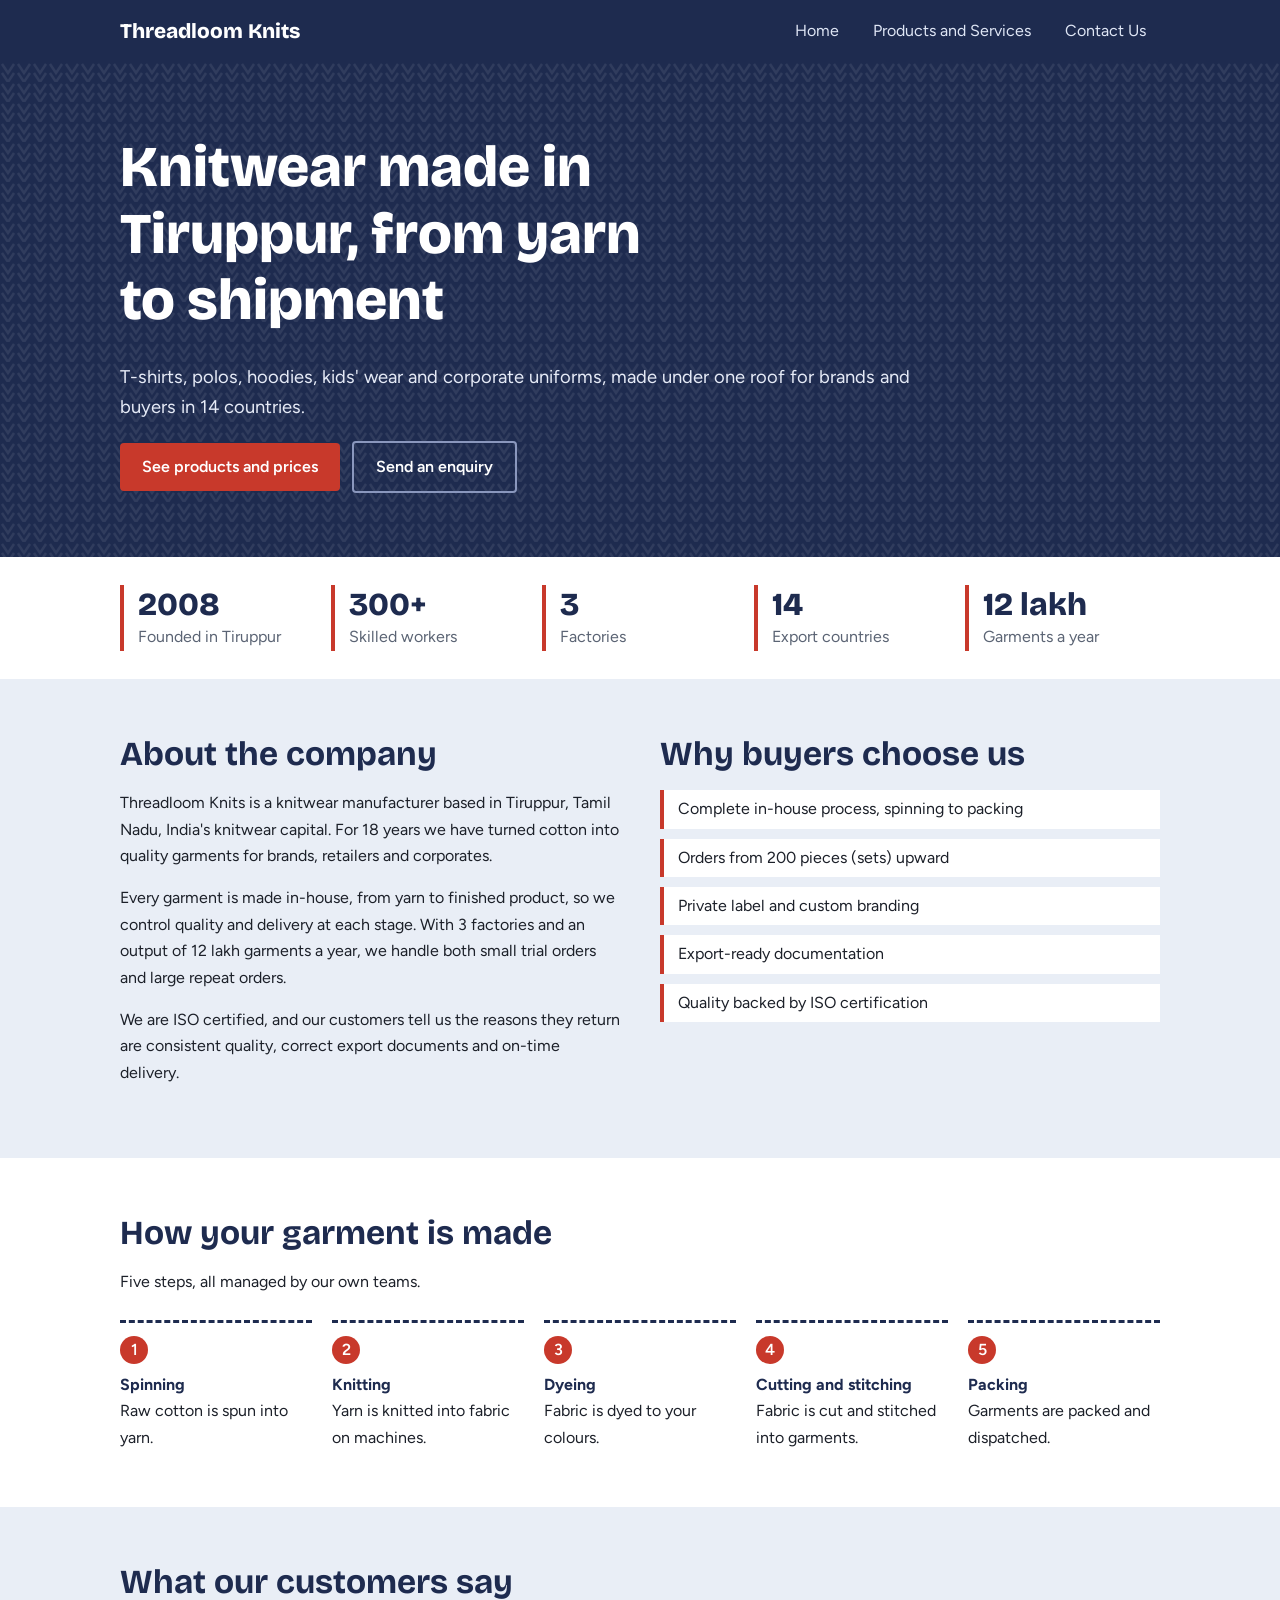
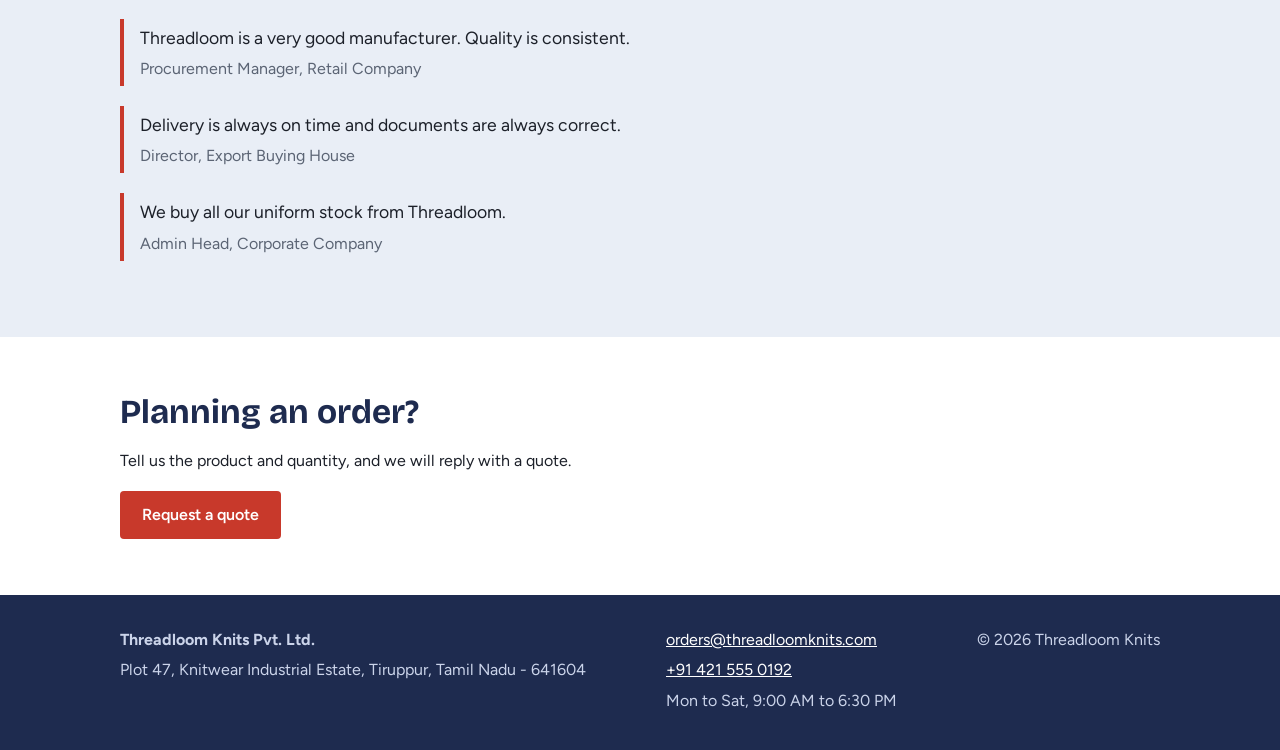
<file: index.html>
<!DOCTYPE html>
<html lang="en">

<head>
  <meta charset="UTF-8">
  <meta name="viewport" content="width=device-width, initial-scale=1">
  <meta name="description"
    content="Threadloom Knits makes T-shirts, polos, hoodies, kids' wear and uniforms in Tiruppur, Tamil Nadu, for buyers in 14 countries.">
  <title>Threadloom Knits - Knitwear manufacturer, Tiruppur</title>
  <link rel="stylesheet" href="style.css">
</head>

<body>

  <header class="site">
    <nav class="nav">
      <a class="brand" href="index.html">Threadloom Knits</a>
      <button class="menu-btn">Menu</button>
      <ul id="menu">
        <li><a href="index.html">Home</a></li>
        <li><a href="products.html">Products and Services</a></li>
        <li><a href="contact.html">Contact Us</a></li>
      </ul>
    </nav>
  </header>

  <main>
    <section class="hero">
      <div class="wrap">
        <h1>Knitwear made in Tiruppur, from yarn to shipment</h1>
        <p>T-shirts, polos, hoodies, kids' wear and corporate uniforms, made under one roof for brands and buyers in 14
          countries.</p>
        <a class="btn" href="products.html">See products and prices</a>
        <a class="btn ghost" href="contact.html">Send an enquiry</a>
      </div>
    </section>

    <div class="wrap">
      <dl class="stats">
        <div>
          <dt>2008</dt>
          <dd>Founded in Tiruppur</dd>
        </div>
        <div>
          <dt>300+</dt>
          <dd>Skilled workers</dd>
        </div>
        <div>
          <dt>3</dt>
          <dd>Factories</dd>
        </div>
        <div>
          <dt>14</dt>
          <dd>Export countries</dd>
        </div>
        <div>
          <dt>12 lakh</dt>
          <dd>Garments a year</dd>
        </div>
      </dl>
    </div>

    <section class="band alt">
      <div class="wrap two">
        <div>
          <h2>About the company</h2>
          <p>Threadloom Knits is a knitwear manufacturer based in Tiruppur, Tamil Nadu, India's knitwear capital. For 18
            years we have turned cotton into quality garments for brands, retailers and corporates.</p>
          <p>Every garment is made in-house, from yarn to finished product, so we control quality and delivery at each
            stage. With 3 factories and an output of 12 lakh garments a year, we handle both small trial orders and
            large repeat orders.</p>
          <p>We are ISO certified, and our customers tell us the reasons they return are consistent quality, correct
            export documents and on-time delivery.</p>
        </div>
        <div>
          <h2>Why buyers choose us</h2>
          <ul class="why">
            <li>Complete in-house process, spinning to packing</li>
            <li>Orders from 200 pieces (sets) upward</li>
            <li>Private label and custom branding</li>
            <li>Export-ready documentation</li>
            <li>Quality backed by ISO certification</li>
          </ul>
        </div>
      </div>
    </section>

    <section class="band">
      <div class="wrap">
        <h2>How your garment is made</h2>
        <p>Five steps, all managed by our own teams.</p>
        <ol class="thread">
          <li><strong>Spinning</strong>Raw cotton is spun into yarn.</li>
          <li><strong>Knitting</strong>Yarn is knitted into fabric on machines.</li>
          <li><strong>Dyeing</strong>Fabric is dyed to your colours.</li>
          <li><strong>Cutting and stitching</strong>Fabric is cut and stitched into garments.</li>
          <li><strong>Packing</strong>Garments are packed and dispatched.</li>
        </ol>
      </div>
    </section>

    <section class="band alt">
      <div class="wrap">
        <h2>What our customers say</h2>
        <blockquote>
          <p>Threadloom is a very good manufacturer. Quality is consistent.</p><cite>Procurement Manager, Retail
            Company</cite>
        </blockquote>
        <blockquote>
          <p>Delivery is always on time and documents are always correct.</p><cite>Director, Export Buying House</cite>
        </blockquote>
        <blockquote>
          <p>We buy all our uniform stock from Threadloom.</p><cite>Admin Head, Corporate Company</cite>
        </blockquote>
      </div>
    </section>

    <section class="band">
      <div class="wrap">
        <h2>Planning an order?</h2>
        <p>Tell us the product and quantity, and we will reply with a quote.</p>
        <a class="btn" href="contact.html">Request a quote</a>
      </div>
    </section>
  </main>

  <footer class="foot">
    <div class="wrap cols">
      <div>
        <p><strong>Threadloom Knits Pvt. Ltd.</strong></p>
        <p>Plot 47, Knitwear Industrial Estate, Tiruppur, Tamil Nadu - 641604</p>
      </div>
      <div>
        <p><a href="mailto:orders@threadloomknits.com">orders@threadloomknits.com</a></p>
        <p><a href="tel:+914215550192">+91 421 555 0192</a></p>
        <p>Mon to Sat, 9:00 AM to 6:30 PM</p>
      </div>
      <p>&copy; 2026 Threadloom Knits</p>
    </div>
  </footer>

  <script src="script.js"></script>
</body>

</html>
</file>
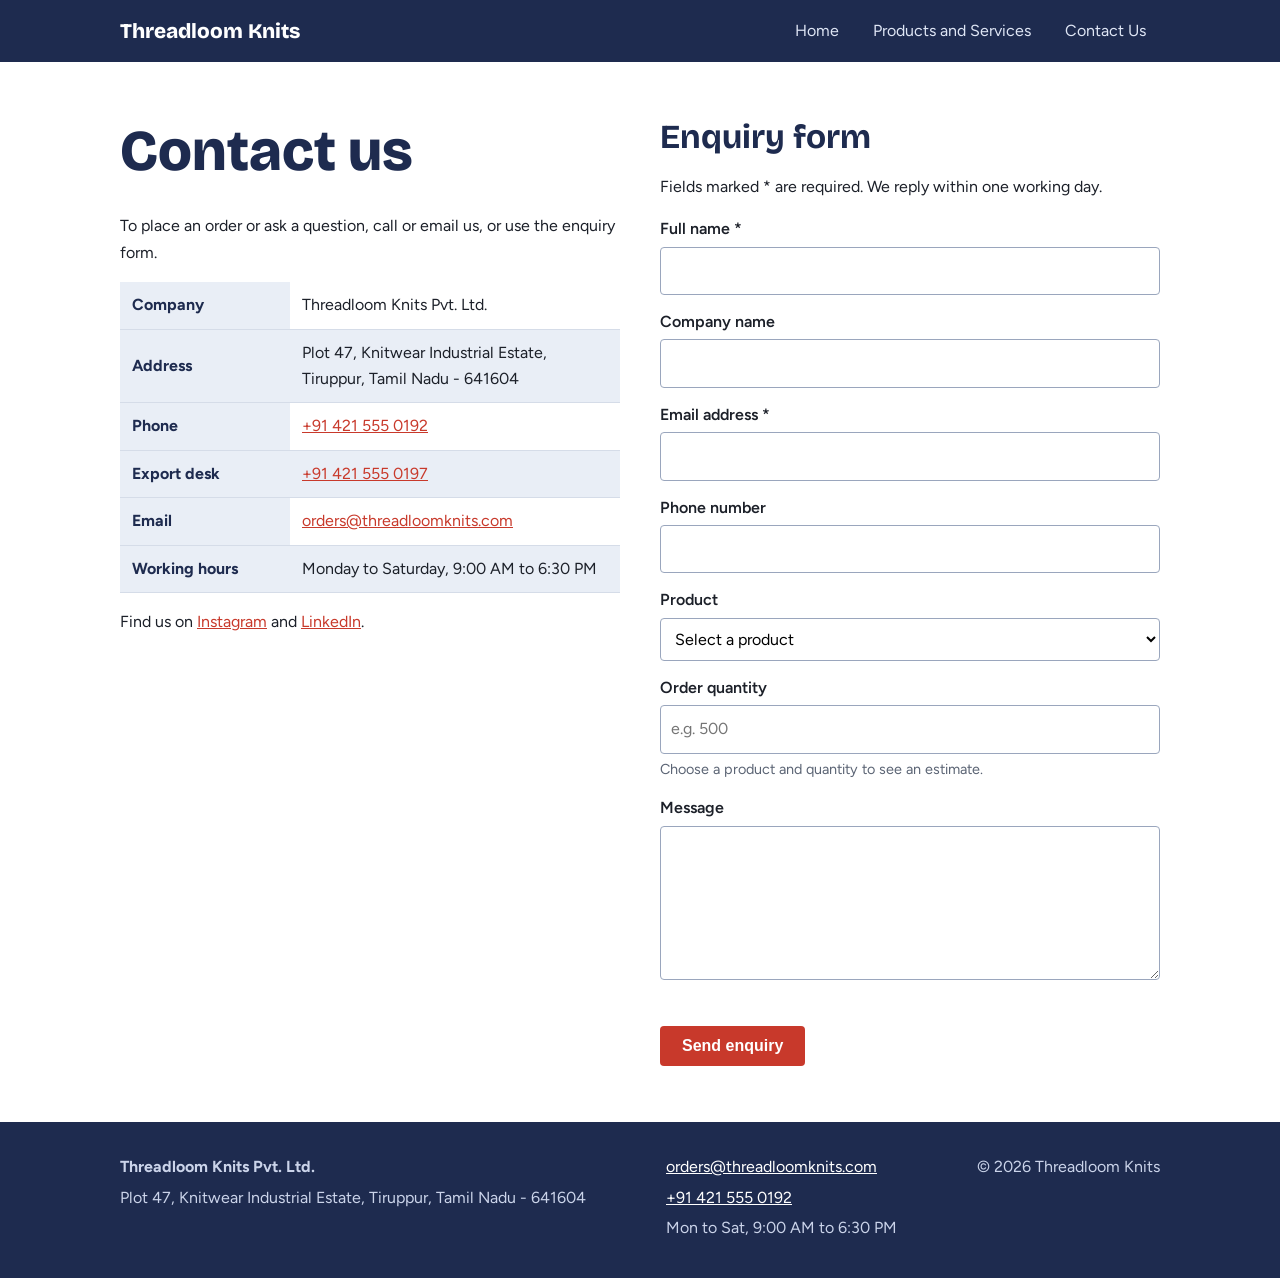
<file: contact.html>
<!DOCTYPE html>
<html lang="en">

<head>
  <meta charset="UTF-8">
  <meta name="viewport" content="width=device-width, initial-scale=1">
  <meta name="description" content="Contact Threadloom Knits in Tiruppur to place a bulk order or ask a question.">
  <title>Contact Us - Threadloom Knits</title>
  <link rel="stylesheet" href="style.css">
</head>

<body>

  <header class="site">
    <nav class="nav" aria-label="Main">
      <a class="brand" href="index.html">Threadloom Knits</a>
      <button class="menu-btn">Menu</button>
      <ul id="menu">
        <li><a href="index.html">Home</a></li>
        <li><a href="products.html">Products and Services</a></li>
        <li><a href="contact.html">Contact Us</a></li>
      </ul>
    </nav>
  </header>

  <main>
    <section class="band">
      <div class="wrap two">
        <div>
          <h1>Contact us</h1>
          <p>To place an order or ask a question, call or email us, or use the enquiry form.</p>
          <div class="tbl-wrap">
            <table class="info">
              <tbody>
                <tr>
                  <th>Company</th>
                  <td>Threadloom Knits Pvt. Ltd.</td>
                </tr>
                <tr>
                  <th>Address</th>
                  <td>Plot 47, Knitwear Industrial Estate, Tiruppur, Tamil Nadu - 641604</td>
                </tr>
                <tr>
                  <th>Phone</th>
                  <td><a href="tel:+914215550192">+91 421 555 0192</a></td>
                </tr>
                <tr>
                  <th>Export desk</th>
                  <td><a href="tel:+914215550197">+91 421 555 0197</a></td>
                </tr>
                <tr>
                  <th>Email</th>
                  <td><a href="mailto:orders@threadloomknits.com">orders@threadloomknits.com</a></td>
                </tr>
                <tr>
                  <th>Working hours</th>
                  <td>Monday to Saturday, 9:00 AM to 6:30 PM</td>
                </tr>
              </tbody>
            </table>
          </div>
          <p style="margin-top:16px">Find us on <a href="https://www.instagram.com">Instagram</a> and <a
              href="https://www.linkedin.com">LinkedIn</a>.</p>
        </div>

        <div>
          <h2>Enquiry form</h2>
          <p>Fields marked * are required. We reply within one working day.</p>
          <form id="enquiry" action="#" method="post" novalidate>
            <label for="name">Full name *</label>
            <input id="name" name="name" type="text" autocomplete="name" required>

            <label for="company">Company name</label>
            <input id="company" name="company" type="text" autocomplete="organization">

            <label for="email">Email address *</label>
            <input id="email" name="email" type="email" autocomplete="email" required>

            <label for="phone">Phone number</label>
            <input id="phone" name="phone" type="tel" autocomplete="tel">

            <label for="product">Product</label>
            <select id="product" name="product">
              <option value="">Select a product</option>
              <option value="tshirt">Basic Crew-Neck T-Shirt</option>
              <option value="polo">Pique Polo Shirt</option>
              <option value="hoodie">Fleece Hoodie</option>
              <option value="uniform">Corporate Uniform Set</option>
              <option value="kids">Kids Round-Neck Tee</option>
              <option value="other">Other</option>
            </select>

            <label for="quantity">Order quantity</label>
            <input id="quantity" name="quantity" type="number" min="1" placeholder="e.g. 500">
            <p class="hint" id="estimate">Choose a product and quantity to see an estimate.</p>

            <label for="message">Message</label>
            <textarea id="message" name="message" rows="5"></textarea>

            <p class="err" id="error" role="alert"></p>
            <button class="btn" type="submit">Send enquiry</button>
          </form>
          <div class="ok" id="done" hidden>Thank you. Your enquiry is ready to send.</div>
        </div>
      </div>
    </section>
  </main>

  <footer class="foot">
    <div class="wrap cols">
      <div>
        <p><strong>Threadloom Knits Pvt. Ltd.</strong></p>
        <p>Plot 47, Knitwear Industrial Estate, Tiruppur, Tamil Nadu - 641604</p>
      </div>
      <div>
        <p><a href="mailto:orders@threadloomknits.com">orders@threadloomknits.com</a></p>
        <p><a href="tel:+914215550192">+91 421 555 0192</a></p>
        <p>Mon to Sat, 9:00 AM to 6:30 PM</p>
      </div>
      <p>&copy; 2026 Threadloom Knits</p>
    </div>
  </footer>

  <script src="script.js"></script>
</body>

</html>
</file>
<file: style.css>
/* Threadloom Knits v2 - shared stylesheet (WT lab) */
@import url("https://fonts.googleapis.com/css2?family=Bricolage+Grotesque:wght@600;800&family=Figtree:wght@400;600&display=swap");

:root {
  --indigo: #1e2b4f;
  --chambray: #e9eef6;
  --red: #c8392b;
  --ink: #1c2029;
  --muted: #5b6474;
  --line: #d5dce8;
  --head: "Bricolage Grotesque", Georgia, serif;
}

* {
  box-sizing: border-box;
}

body {
  margin: 0;
  font: 16px/1.65 Figtree, system-ui, sans-serif;
  color: var(--ink);
  background: #fff;
}

h1,
h2,
h3 {
  font-family: var(--head);
  line-height: 1.15;
  color: var(--indigo);
  margin: 0 0 .5em;
}

h1 {
  font-size: clamp(2.2rem, 5vw, 3.6rem);
  font-weight: 800;
}

h2 {
  font-size: clamp(1.6rem, 3vw, 2.1rem);
}

h3 {
  font-size: 1.15rem;
}

p {
  max-width: 68ch;
  margin: 0 0 1em;
}

a {
  color: var(--red);
}

img {
  max-width: 100%;
  display: block;
}

:focus-visible {
  outline: 3px solid var(--red);
  outline-offset: 2px;
}

.wrap {
  max-width: 1080px;
  margin: 0 auto;
  padding: 0 20px;
}

.band {
  padding: 56px 0;
}

.alt {
  background: var(--chambray);
}

/* header + nav */
.site {
  background: var(--indigo);
  position: sticky;
  top: 0;
  z-index: 5;
}

.nav {
  display: flex;
  align-items: center;
  justify-content: space-between;
  padding: 10px 20px;
  max-width: 1080px;
  margin: 0 auto;
}

.brand {
  color: #fff;
  font: 800 1.3rem var(--head);
  text-decoration: none;
}

.nav ul {
  display: flex;
  gap: 6px;
  list-style: none;
  margin: 0;
  padding: 0;
}

.nav li a {
  color: #dfe6f5;
  text-decoration: none;
  padding: 8px 14px;
  border-radius: 4px;
  display: block;
}

.nav li a:hover,
.nav li a[aria-current] {
  background: #fff;
  color: var(--indigo);
}

.menu-btn {
  display: none;
  background: none;
  border: 1px solid #8a97bd;
  color: #fff;
  padding: 6px 12px;
  border-radius: 4px;
  font: inherit;
}

@media (max-width: 700px) {
  .menu-btn {
    display: block;
  }

  .nav ul {
    display: none;
    position: absolute;
    top: 100%;
    left: 0;
    right: 0;
    background: var(--indigo);
    flex-direction: column;
    padding: 8px 20px 16px;
  }

  .nav ul.open {
    display: flex;
  }
}

/* hero: knit-stitch pattern */
.hero {
  background-color: var(--indigo);
  color: #e6ebf7;
  padding: 72px 0 64px;
  background-image: url("data:image/svg+xml,%3Csvg xmlns='http://www.w3.org/2000/svg' width='16' height='20'%3E%3Cpath d='M2 2l6 9 6-9M2 11l6 9 6-9' fill='none' stroke='white' stroke-opacity='.08' stroke-width='2.5'/%3E%3C/svg%3E");
}

.hero h1 {
  color: #fff;
  max-width: 16ch;
}

.hero p {
  font-size: 1.15rem;
}

.btn {
  display: inline-block;
  background: var(--red);
  color: #fff;
  padding: 11px 22px;
  border-radius: 4px;
  text-decoration: none;
  font-weight: 600;
  border: 0;
  cursor: pointer;
  font-size: 1rem;
}

.btn:hover {
  background: #a92e22;
}

.btn.ghost {
  background: transparent;
  border: 2px solid #8a97bd;
  margin-left: 8px;
}

.btn.ghost:hover {
  background: #fff;
  color: var(--indigo);
}

/* stats */
.stats {
  display: grid;
  grid-template-columns: repeat(auto-fit, minmax(150px, 1fr));
  gap: 16px;
  margin: 0;
  padding: 28px 0;
}

.stats div {
  border-left: 4px solid var(--red);
  padding-left: 14px;
}

.stats dt {
  font: 800 2rem var(--head);
  color: var(--indigo);
}

.stats dd {
  margin: 0;
  color: var(--muted);
}

/* process (a real sequence, so numbered) */
.thread {
  list-style: none;
  margin: 24px 0 0;
  padding: 0;
  display: grid;
  grid-template-columns: repeat(auto-fit, minmax(170px, 1fr));
  gap: 20px;
  counter-reset: s;
}

.thread li {
  counter-increment: s;
  border-top: 3px dashed var(--indigo);
  padding-top: 14px;
}

.thread li::before {
  content: counter(s);
  display: inline-grid;
  place-items: center;
  width: 28px;
  height: 28px;
  border-radius: 50%;
  background: var(--red);
  color: #fff;
  font-weight: 600;
  margin: -30px 0 8px;
}

.thread strong {
  display: block;
  color: var(--indigo);
}

/* content blocks */
.two {
  display: grid;
  grid-template-columns: 1fr 1fr;
  gap: 40px;
}

@media (max-width: 800px) {
  .two {
    grid-template-columns: 1fr;
  }
}

.why {
  list-style: none;
  padding: 0;
  margin: 0;
}

.why li {
  border-left: 4px solid var(--red);
  padding: 6px 0 6px 14px;
  margin-bottom: 10px;
  background: #fff;
}

blockquote {
  margin: 0 0 20px;
  padding: 4px 0 4px 16px;
  border-left: 4px solid var(--red);
}

blockquote p {
  font-size: 1.1rem;
  margin-bottom: 4px;
}

cite {
  color: var(--muted);
  font-style: normal;
}

/* products */
.grid {
  display: grid;
  grid-template-columns: repeat(auto-fit, minmax(210px, 1fr));
  gap: 18px;
}

.card {
  background: #fff;
  border: 1px solid var(--line);
  border-top: 4px solid var(--indigo);
  padding: 18px;
}

.card .price {
  font: 800 1.7rem var(--head);
  color: var(--red);
  margin: 4px 0;
}

.card dl {
  margin: 10px 0 0;
  font-size: .92rem;
  color: var(--muted);
}

.card dt {
  font-weight: 600;
  color: var(--ink);
}

.card dd {
  margin: 0 0 6px;
}

.tbl-wrap {
  overflow-x: auto;
}

table {
  border-collapse: collapse;
  width: 100%;
  background: #fff;
}

th,
td {
  text-align: left;
  padding: 10px 12px;
  border-bottom: 1px solid var(--line);
}

th {
  background: var(--indigo);
  color: #fff;
}

tbody tr:nth-child(even) {
  background: var(--chambray);
}

.gallery {
  display: grid;
  grid-template-columns: repeat(auto-fit, minmax(210px, 1fr));
  gap: 14px;
  margin: 0;
}

.gallery figure {
  margin: 0;
}

.gallery figcaption {
  color: var(--muted);
  font-size: .9rem;
  padding-top: 4px;
}

/* forms */
form {
  max-width: 560px;
}

label {
  display: block;
  font-weight: 600;
  margin: 14px 0 4px;
}

input,
select,
textarea {
  width: 100%;
  padding: 10px;
  border: 1px solid #9aa6bd;
  border-radius: 4px;
  font: inherit;
  background: #fff;
}

.hint {
  color: var(--muted);
  font-size: .9rem;
  margin: 4px 0 0;
}

.err {
  color: #a12315;
  font-weight: 600;
  min-height: 1.4em;
}

.ok {
  background: #e3f3e6;
  border-left: 4px solid #2f7d3c;
  padding: 12px 16px;
  margin-top: 16px;
}

.info th {
  width: 34%;
  background: var(--chambray);
  color: var(--indigo);
}

/* footer */
.foot {
  background: var(--indigo);
  color: #cbd4ea;
  padding: 32px 0;
  margin-top: 0;
}

.foot a {
  color: #fff;
}

.foot .cols {
  display: flex;
  flex-wrap: wrap;
  gap: 24px 60px;
  justify-content: space-between;
}

.foot p {
  margin: 0 0 4px;
}

@media (prefers-reduced-motion: no-preference) {

  .btn,
  .nav li a {
    transition: background .15s, color .15s;
  }
}
</file>
